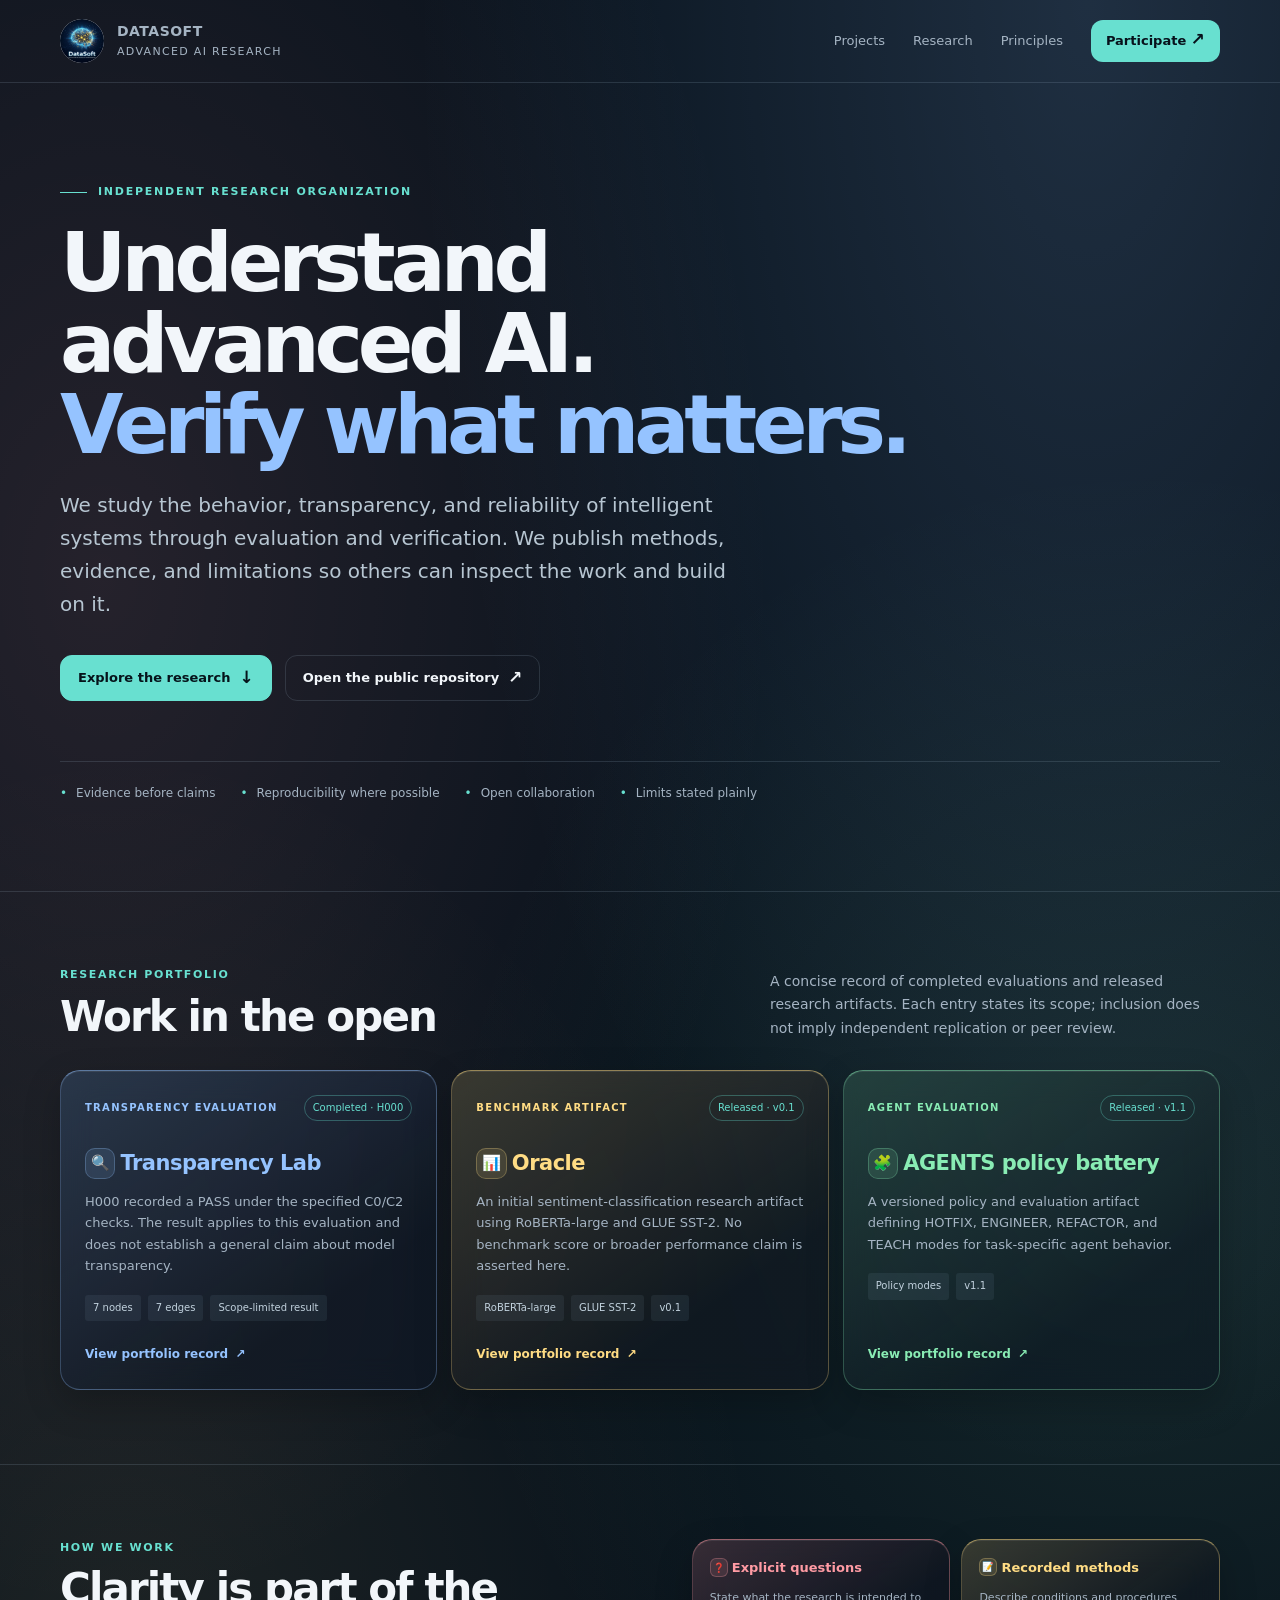
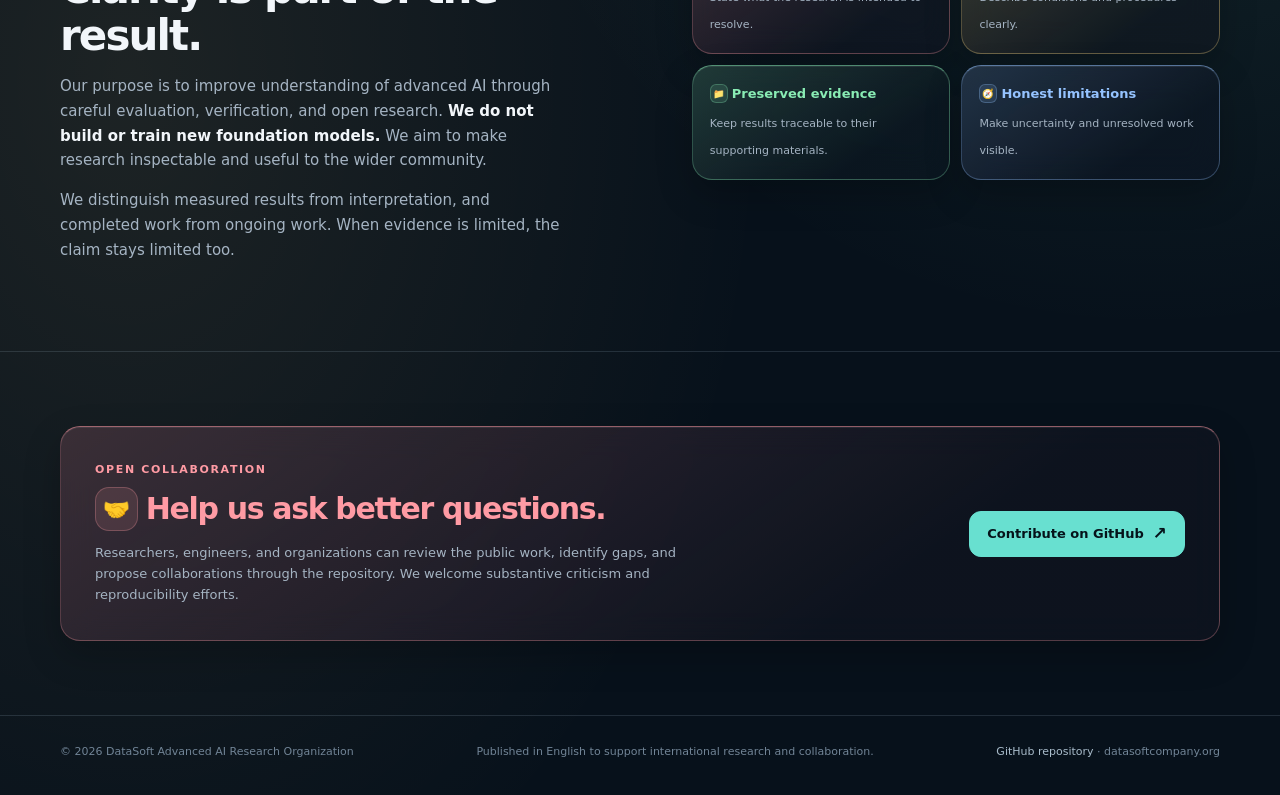
<file: index.html>
<!doctype html>
<html lang="en">
<head>
  <meta charset="utf-8">
  <meta name="viewport" content="width=device-width, initial-scale=1">
  <meta name="theme-color" content="#07111b">
  <meta name="description" content="Independent research, evaluation, and verification across advanced AI. Explore published work, methods, evidence, and open collaboration.">
  <link rel="canonical" href="https://datasoftcompany.org/">
  <title>DataSoft Advanced AI Research</title>
  <style>
    :root {
      color-scheme: dark;
      --ink: #f2f6fa;
      --muted: #a5b4c3;
      --soft: #718496;
      --surface: #0c1b28;
      --surface-2: #102334;
      --line: rgba(183, 207, 226, .15);
      --cyan: #68e0d0;
      --blue: #82baff;
      --bg: #07111b;
      --max: 1160px;
    }
    * { box-sizing: border-box; }
    html { scroll-behavior: smooth; }
    body {
      margin: 0;
      color: var(--ink);
      background:
        radial-gradient(ellipse at 77% 5%, rgba(43, 119, 150, .2), transparent 34rem),
        radial-gradient(ellipse at 5% 26%, rgba(35, 104, 126, .12), transparent 30rem),
        var(--bg);
      font: 16px/1.65 Inter, ui-sans-serif, system-ui, -apple-system, BlinkMacSystemFont, "Segoe UI", sans-serif;
      -webkit-font-smoothing: antialiased;
    }
    a { color: inherit; }
    a:focus-visible { outline: 2px solid var(--cyan); outline-offset: 4px; border-radius: 3px; }
    .wrap { width: min(var(--max), calc(100% - 48px)); margin-inline: auto; }
    .topbar { border-bottom: 1px solid var(--line); }
    .nav { min-height: 82px; display: flex; align-items: center; justify-content: space-between; gap: 28px; }
    .brand { display: inline-flex; align-items: center; gap: 13px; text-decoration: none; }
    .brand img { width: 44px; height: 44px; object-fit: contain; border-radius: 50%; background: #fff; }
    .brand strong { display: block; font-size: 14px; letter-spacing: .035em; }
    .brand span { display: block; color: var(--muted); font-size: 11px; letter-spacing: .12em; text-transform: uppercase; }
    .navlinks { display: flex; align-items: center; gap: 28px; }
    .navlinks a { color: var(--muted); font-size: 13px; text-decoration: none; }
    .navlinks a:hover { color: var(--ink); }
    .navlinks .nav-cta { color: var(--bg); background: var(--cyan); padding: 10px 15px; border-radius: 4px; font-weight: 750; }
    .hero { padding: 100px 0 88px; }
    .eyebrow { display: flex; align-items: center; gap: 11px; color: var(--cyan); font-size: 11px; font-weight: 750; letter-spacing: .16em; text-transform: uppercase; }
    .eyebrow::before { width: 27px; height: 1px; background: currentColor; content: ""; }
    h1 { max-width: 850px; margin: 21px 0 23px; font-size: clamp(46px, 7vw, 82px); font-weight: 560; letter-spacing: -.065em; line-height: .99; }
    h1 em { color: var(--cyan); font-style: normal; }
    .hero-copy { max-width: 690px; color: #b7c6d2; font-size: clamp(17px, 2vw, 20px); line-height: 1.65; }
    .hero-actions { display: flex; flex-wrap: wrap; align-items: center; gap: 13px; margin-top: 34px; }
    .button { display: inline-flex; align-items: center; justify-content: center; gap: 9px; min-height: 46px; padding: 0 17px; border: 1px solid var(--line); border-radius: 4px; color: var(--ink); text-decoration: none; font-size: 13px; font-weight: 700; transition: transform .18s ease, border-color .18s ease; }
    .button:hover { transform: translateY(-2px); border-color: rgba(104, 224, 208, .65); }
    .button.primary { border-color: var(--cyan); background: var(--cyan); color: #05131a; }
    .arrow { font-size: 17px; line-height: 1; }
    .principle { display: flex; flex-wrap: wrap; gap: 12px 25px; margin-top: 60px; padding-top: 22px; border-top: 1px solid var(--line); color: var(--muted); font-size: 12px; }
    .principle span::before { content: "•"; margin-right: 9px; color: var(--cyan); }
    .section { padding: 74px 0; border-top: 1px solid var(--line); }
    .section-head { display: flex; align-items: end; justify-content: space-between; gap: 30px; margin-bottom: 30px; }
    .kicker { color: var(--cyan); font-size: 11px; font-weight: 750; letter-spacing: .15em; text-transform: uppercase; }
    h2 { margin: 8px 0 0; font-size: clamp(29px, 4vw, 42px); font-weight: 560; letter-spacing: -.045em; line-height: 1.12; }
    .section-intro { max-width: 450px; margin: 0; color: var(--muted); font-size: 14px; }
    .work-grid { display: grid; grid-template-columns: repeat(3, 1fr); gap: 14px; }
    .work-card { display: flex; flex-direction: column; min-height: 306px; padding: 24px; border: 1px solid var(--line); border-radius: 6px; background: linear-gradient(145deg, rgba(18, 39, 56, .92), rgba(10, 24, 36, .9)); }
    .card-top { display: flex; align-items: center; justify-content: space-between; gap: 12px; }
    .type { color: var(--blue); font-size: 10px; font-weight: 750; letter-spacing: .13em; text-transform: uppercase; }
    .status { padding: 4px 8px; border: 1px solid rgba(104, 224, 208, .32); border-radius: 100px; color: var(--cyan); font-size: 10px; white-space: nowrap; }
    .work-card h3 { margin: 25px 0 10px; font-size: 21px; font-weight: 600; letter-spacing: -.025em; }
    .work-card p { margin: 0; color: var(--muted); font-size: 13px; }
    .facts { display: flex; flex-wrap: wrap; gap: 7px; margin-top: 18px; }
    .fact { padding: 5px 8px; border-radius: 3px; background: rgba(170, 199, 220, .08); color: #c2d2de; font-size: 10px; }
    .card-link { display: inline-flex; align-items: center; gap: 7px; margin-top: auto; padding-top: 24px; color: var(--cyan); font-size: 12px; font-weight: 700; text-decoration: none; }
    .card-link:hover { text-decoration: underline; }
    .principles-grid { display: grid; grid-template-columns: 1.05fr .95fr; gap: 48px; align-items: start; }
    .principles-copy { max-width: 500px; color: var(--muted); font-size: 15px; }
    .principles-copy strong { color: var(--ink); font-weight: 650; }
    .values { display: grid; grid-template-columns: 1fr 1fr; gap: 11px; }
    .value { padding: 17px; border-left: 2px solid var(--cyan); background: rgba(16, 35, 52, .72); }
    .value strong { display: block; margin-bottom: 5px; font-size: 13px; }
    .value > span { color: var(--muted); font-size: 11px; }
    .participate { display: grid; grid-template-columns: 1fr auto; gap: 35px; align-items: center; padding: 34px; border: 1px solid rgba(104, 224, 208, .26); border-radius: 6px; background: linear-gradient(110deg, rgba(29, 77, 84, .3), rgba(13, 33, 47, .72)); }
    .participate h2 { font-size: 30px; }
    .participate p { max-width: 600px; margin: 11px 0 0; color: var(--muted); font-size: 13px; }
    .footer { padding: 27px 0 34px; border-top: 1px solid var(--line); color: var(--soft); font-size: 11px; }
    .footer-row { display: flex; justify-content: space-between; gap: 24px; }
    .footer a { color: #a9bccb; text-decoration: none; }
    .footer a:hover { color: var(--cyan); }
    @media (max-width: 800px) {
      .navlinks { gap: 17px; }
      .work-grid { grid-template-columns: 1fr 1fr; }
      .work-card:last-child { grid-column: 1 / -1; min-height: 255px; }
      .principles-grid { grid-template-columns: 1fr; gap: 25px; }
    }
    @media (max-width: 580px) {
      .wrap { width: min(var(--max), calc(100% - 34px)); }
      .nav { min-height: 69px; }
      .brand img { width: 37px; height: 37px; }
      .brand strong { font-size: 12px; }
      .brand span { font-size: 9px; }
      .navlinks { gap: 13px; }
      .navlinks a { font-size: 11px; }
      .navlinks a:nth-child(2) { display: none; }
      .navlinks .nav-cta { padding: 8px 10px; }
      .hero { padding: 76px 0 64px; }
      .principle { margin-top: 44px; }
      .section { padding: 57px 0; }
      .section-head { display: block; }
      .section-intro { margin-top: 14px; }
      .work-grid { grid-template-columns: 1fr; }
      .work-card, .work-card:last-child { grid-column: auto; min-height: 260px; }
      .values { grid-template-columns: 1fr; }
      .participate { grid-template-columns: 1fr; padding: 25px; }
      .footer-row { flex-direction: column; gap: 8px; }
    }
    @media (prefers-reduced-motion: reduce) {
      html { scroll-behavior: auto; }
      *, *::before, *::after { transition-duration: .01ms !important; }
    }
  </style>
  <link rel="stylesheet" href="assets/glass.css">
</head>
<body data-theme="research">
  <header class="topbar">
    <div class="wrap nav">
      <a class="brand" href="#top" aria-label="DataSoft Advanced AI Research home">
        <img src="assets/DataSoftOrg_Logo_512_512.jpg" alt="">
        <span><strong>DataSoft</strong><span>Advanced AI Research</span></span>
      </a>
      <nav class="navlinks" aria-label="Main navigation">
        <a href="projects/">Projects</a>
        <a href="#research">Research</a>
        <a href="#principles">Principles</a>
        <a class="nav-cta" href="#participate">Participate <span class="arrow" aria-hidden="true">↗</span></a>
      </nav>
    </div>
  </header>

  <main id="top">
    <section class="hero">
      <div class="wrap">
        <div class="eyebrow">Independent research organization</div>
        <h1>Understand advanced AI.<br><em class="accent" data-tone="blue">Verify what matters.</em></h1>
        <p class="hero-copy">We study the behavior, transparency, and reliability of intelligent systems through evaluation and verification. We publish methods, evidence, and limitations so others can inspect the work and build on it.</p>
        <div class="hero-actions">
          <a class="button primary" href="#research">Explore the research <span class="arrow" aria-hidden="true">↓</span></a>
          <a class="button" href="https://github.com/datasoftcompany-org/Advanced-AI-Research">Open the public repository <span class="arrow" aria-hidden="true">↗</span></a>
        </div>
        <div class="principle" aria-label="Research commitments">
          <span>Evidence before claims</span>
          <span>Reproducibility where possible</span>
          <span>Open collaboration</span>
          <span>Limits stated plainly</span>
        </div>
      </div>
    </section>

    <section class="section" id="research">
      <div class="wrap">
        <div class="section-head">
          <div><div class="kicker">Research portfolio</div><h2>Work in the open</h2></div>
          <p class="section-intro">A concise record of completed evaluations and released research artifacts. Each entry states its scope; inclusion does not imply independent replication or peer review.</p>
        </div>
        <div class="work-grid">
          <article class="work-card glass" data-tone="blue">
            <div class="card-top"><span class="type">Transparency evaluation</span><span class="status">Completed · H000</span></div>
            <h3><span class="emoji" aria-hidden="true">🔍</span>Transparency Lab</h3>
            <p>H000 recorded a PASS under the specified C0/C2 checks. The result applies to this evaluation and does not establish a general claim about model transparency.</p>
            <div class="facts"><span class="fact">7 nodes</span><span class="fact">7 edges</span><span class="fact">Scope-limited result</span></div>
            <a class="card-link" href="https://github.com/datasoftcompany-org/Advanced-AI-Research">View portfolio record <span aria-hidden="true">↗</span></a>
          </article>
          <article class="work-card glass" data-tone="yellow">
            <div class="card-top"><span class="type">Benchmark artifact</span><span class="status">Released · v0.1</span></div>
            <h3><span class="emoji" aria-hidden="true">📊</span>Oracle</h3>
            <p>An initial sentiment-classification research artifact using RoBERTa-large and GLUE SST-2. No benchmark score or broader performance claim is asserted here.</p>
            <div class="facts"><span class="fact">RoBERTa-large</span><span class="fact">GLUE SST-2</span><span class="fact">v0.1</span></div>
            <a class="card-link" href="https://github.com/datasoftcompany-org/Advanced-AI-Research">View portfolio record <span aria-hidden="true">↗</span></a>
          </article>
          <article class="work-card glass" data-tone="green">
            <div class="card-top"><span class="type">Agent evaluation</span><span class="status">Released · v1.1</span></div>
            <h3><span class="emoji" aria-hidden="true">🧩</span>AGENTS policy battery</h3>
            <p>A versioned policy and evaluation artifact defining HOTFIX, ENGINEER, REFACTOR, and TEACH modes for task-specific agent behavior.</p>
            <div class="facts"><span class="fact">Policy modes</span><span class="fact">v1.1</span></div>
            <a class="card-link" href="https://github.com/datasoftcompany-org/Advanced-AI-Research">View portfolio record <span aria-hidden="true">↗</span></a>
          </article>
        </div>
      </div>
    </section>

    <section class="section" id="principles">
      <div class="wrap principles-grid">
        <div>
          <div class="kicker">How we work</div>
          <h2>Clarity is part of the result.</h2>
          <p class="principles-copy">Our purpose is to improve understanding of advanced AI through careful evaluation, verification, and open research. <strong>We do not build or train new foundation models.</strong> We aim to make research inspectable and useful to the wider community.</p>
          <p class="principles-copy">We distinguish measured results from interpretation, and completed work from ongoing work. When evidence is limited, the claim stays limited too.</p>
        </div>
        <div class="values" aria-label="Research principles">
          <div class="value glass" data-tone="red"><strong><span class="emoji" aria-hidden="true">❓</span>Explicit questions</strong><span>State what the research is intended to resolve.</span></div>
          <div class="value glass" data-tone="yellow"><strong><span class="emoji" aria-hidden="true">📝</span>Recorded methods</strong><span>Describe conditions and procedures clearly.</span></div>
          <div class="value glass" data-tone="green"><strong><span class="emoji" aria-hidden="true">📁</span>Preserved evidence</strong><span>Keep results traceable to their supporting materials.</span></div>
          <div class="value glass" data-tone="blue"><strong><span class="emoji" aria-hidden="true">🧭</span>Honest limitations</strong><span>Make uncertainty and unresolved work visible.</span></div>
        </div>
      </div>
    </section>

    <section class="section" id="participate">
      <div class="wrap">
        <div class="participate glass" data-tone="red">
          <div>
            <div class="kicker">Open collaboration</div>
            <h2><span class="emoji" aria-hidden="true">🤝</span>Help us ask better questions.</h2>
            <p>Researchers, engineers, and organizations can review the public work, identify gaps, and propose collaborations through the repository. We welcome substantive criticism and reproducibility efforts.</p>
          </div>
          <a class="button primary" href="https://github.com/datasoftcompany-org/Advanced-AI-Research/issues">Contribute on GitHub <span class="arrow" aria-hidden="true">↗</span></a>
        </div>
      </div>
    </section>
  </main>

  <footer class="footer">
    <div class="wrap footer-row">
      <span>© 2026 DataSoft Advanced AI Research Organization</span>
      <span>Published in English to support international research and collaboration.</span>
      <span><a href="https://github.com/datasoftcompany-org/Advanced-AI-Research">GitHub repository</a> · datasoftcompany.org</span>
    </div>
  </footer>
</body>
</html>
</file>
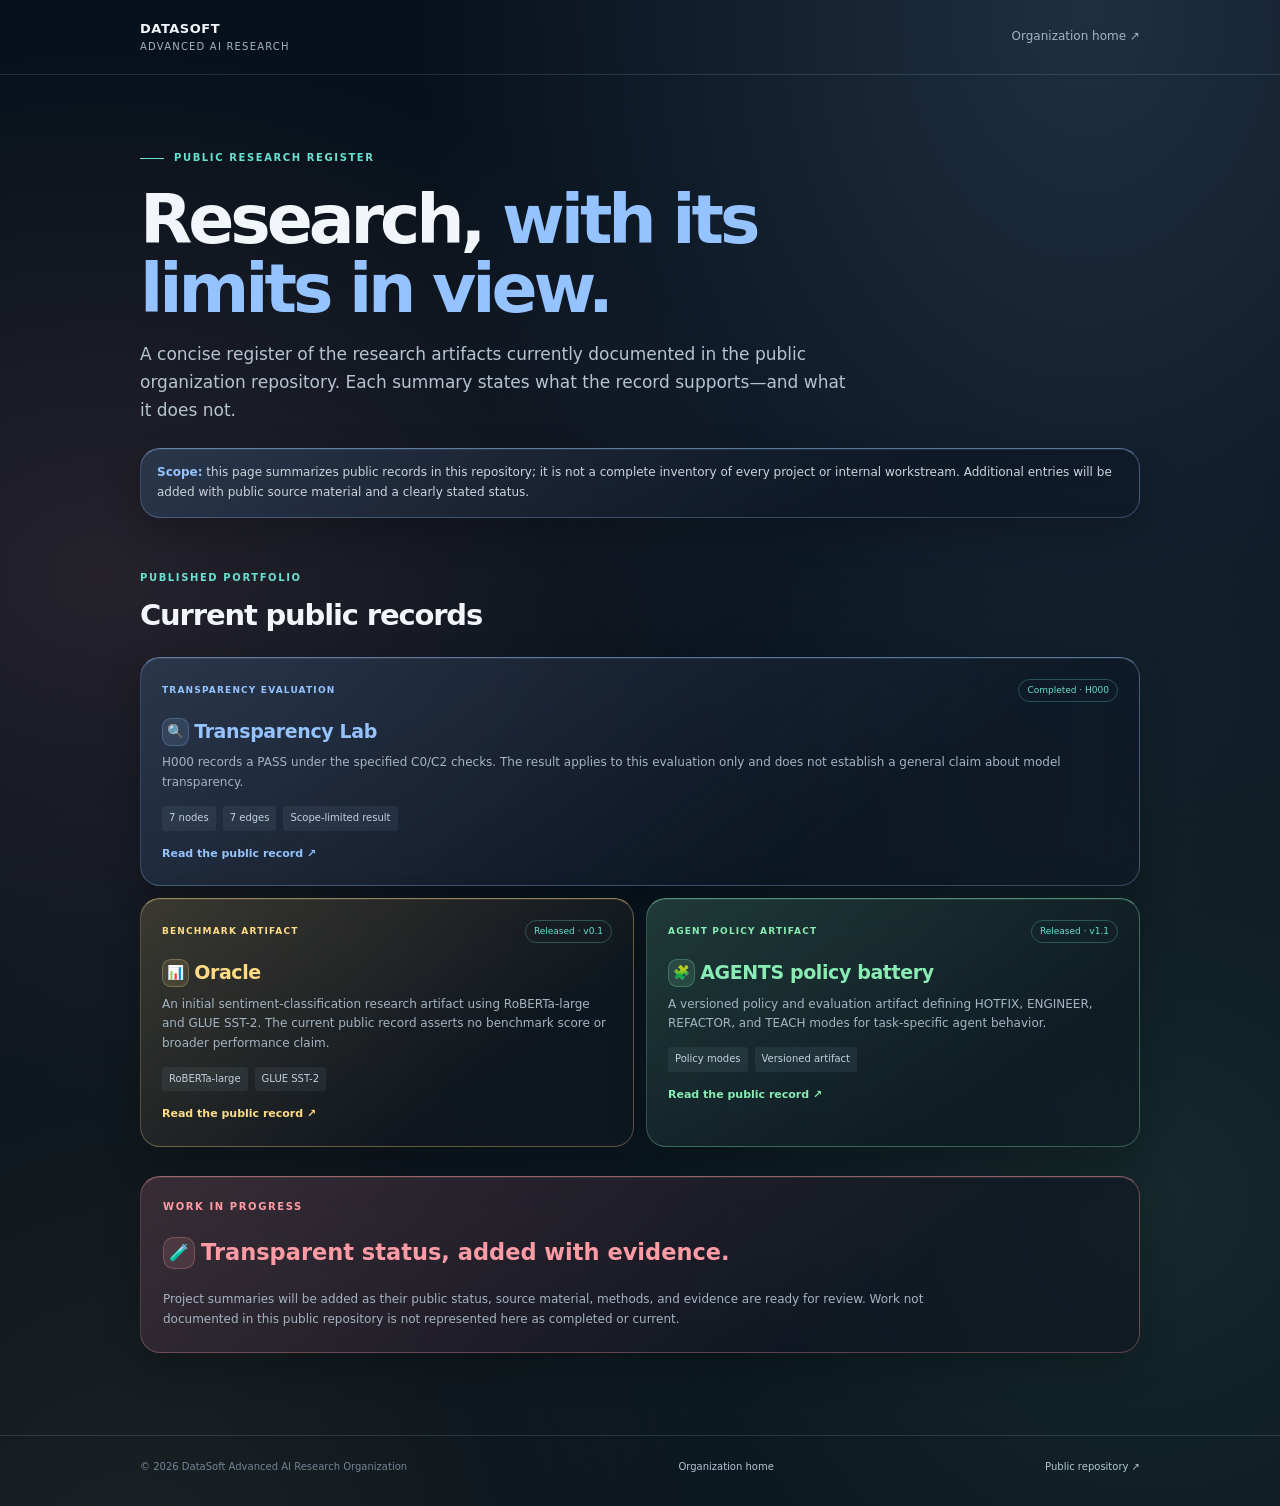
<file: projects/index.html>
<!doctype html>
<html lang="en">
<head>
  <meta charset="utf-8">
  <meta name="viewport" content="width=device-width, initial-scale=1">
  <meta name="theme-color" content="#07111b">
  <meta name="description" content="Public records for DataSoft advanced AI research, with project scope and evidence limits stated clearly.">
  <link rel="canonical" href="https://datasoftcompany.org/projects/">
  <title>Public Research Register | DataSoft Advanced AI Research</title>
  <style>
    :root{color-scheme:dark;--bg:#07111b;--panel:#0c1b28;--ink:#f2f6fa;--muted:#a5b4c3;--soft:#718496;--line:rgba(183,207,226,.15);--cyan:#68e0d0;--blue:#82baff;--max:1000px}
    *{box-sizing:border-box}html{scroll-behavior:smooth}body{margin:0;background:radial-gradient(ellipse at 80% 3%,rgba(43,119,150,.16),transparent 30rem),var(--bg);color:var(--ink);font:15px/1.65 Inter,ui-sans-serif,system-ui,-apple-system,BlinkMacSystemFont,"Segoe UI",sans-serif;-webkit-font-smoothing:antialiased}
    a{color:inherit}a:focus-visible{outline:2px solid var(--cyan);outline-offset:4px}.wrap{width:min(var(--max),calc(100% - 42px));margin-inline:auto}
    header{border-bottom:1px solid var(--line)}.nav{min-height:74px;display:flex;align-items:center;justify-content:space-between;gap:20px}.brand{text-decoration:none;font-size:13px;font-weight:750;letter-spacing:.04em}.brand small{display:block;color:var(--muted);font-size:10px;font-weight:500;letter-spacing:.12em;text-transform:uppercase}.nav a:not(.brand){color:var(--muted);font-size:12px;text-decoration:none}.nav a:hover{color:var(--cyan)}
    main{padding:75px 0 82px}.eyebrow,.kicker{color:var(--cyan);font-size:10px;font-weight:800;letter-spacing:.16em;text-transform:uppercase}.eyebrow{display:flex;align-items:center;gap:10px}.eyebrow:before{width:24px;height:1px;background:currentColor;content:""}
    h1{max-width:790px;margin:18px 0 14px;font-size:clamp(42px,6vw,68px);font-weight:560;letter-spacing:-.06em;line-height:1.02}.lead{max-width:720px;color:#b5c4d0;font-size:17px}.scope{margin-top:24px;padding:14px 16px;border-left:2px solid var(--blue);background:rgba(130,186,255,.07);color:#ccd5dc;font-size:12px}
    section{margin-top:52px}.head{margin-bottom:17px}.head h2{margin:6px 0 0;font-size:29px;font-weight:580;letter-spacing:-.04em}.cards{display:grid;grid-template-columns:repeat(2,minmax(0,1fr));gap:12px}.card{padding:21px;border:1px solid var(--line);border-radius:5px;background:linear-gradient(145deg,rgba(16,35,52,.95),rgba(10,24,36,.9))}.card:first-child{grid-column:1/-1}
    .meta{display:flex;align-items:center;justify-content:space-between;gap:12px}.type{color:var(--blue);font-size:9px;font-weight:800;letter-spacing:.13em;text-transform:uppercase}.status{padding:3px 8px;border:1px solid rgba(104,224,208,.28);border-radius:99px;color:var(--cyan);font-size:9px;white-space:nowrap}
    h3{margin:14px 0 6px;font-size:19px;font-weight:640;letter-spacing:-.02em}.card p{margin:0;color:var(--muted);font-size:12px}.facts{display:flex;flex-wrap:wrap;gap:7px;margin-top:13px}.facts span{padding:4px 7px;border-radius:3px;background:rgba(170,199,220,.08);color:#c2d2de;font-size:10px}.link{display:inline-block;margin-top:14px;color:var(--cyan);font-size:11px;font-weight:700;text-decoration:none}.link:hover{text-decoration:underline}
    .ongoing{margin-top:29px;padding:22px;border:1px solid var(--line);background:rgba(12,27,40,.7)}.ongoing p{max-width:800px;margin:8px 0 0;color:var(--muted);font-size:12px}
    footer{padding:23px 0 31px;border-top:1px solid var(--line);color:var(--soft);font-size:10px}.foot{display:flex;justify-content:space-between;gap:20px}.foot a{color:#b6c7d2;text-decoration:none}
    @media(max-width:650px){.cards{grid-template-columns:1fr}.card:first-child{grid-column:auto}.foot{flex-direction:column;gap:7px}.nav{min-height:68px}}
    @media (prefers-reduced-motion: reduce) { html { scroll-behavior: auto; } }
  </style>
  <link rel="stylesheet" href="../assets/glass.css">
</head>
<body data-theme="register">
  <header><div class="wrap nav"><a class="brand" href="../">DATASOFT<small>Advanced AI Research</small></a><a href="../">Organization home ↗</a></div></header>
  <main class="wrap">
    <div class="eyebrow">Public research register</div>
    <h1>Research, <span class="accent" data-tone="blue">with its limits in view.</span></h1>
    <p class="lead">A concise register of the research artifacts currently documented in the public organization repository. Each summary states what the record supports—and what it does not.</p>
    <div class="scope glass" data-tone="blue"><strong>Scope:</strong> this page summarizes public records in this repository; it is not a complete inventory of every project or internal workstream. Additional entries will be added with public source material and a clearly stated status.</div>

    <section>
      <div class="head"><div class="kicker">Published portfolio</div><h2>Current public records</h2></div>
      <div class="cards">
        <article class="card glass" data-tone="blue">
          <div class="meta"><span class="type">Transparency evaluation</span><span class="status">Completed · H000</span></div>
          <h3><span class="emoji" aria-hidden="true">🔍</span>Transparency Lab</h3>
          <p>H000 records a PASS under the specified C0/C2 checks. The result applies to this evaluation only and does not establish a general claim about model transparency.</p>
          <div class="facts"><span>7 nodes</span><span>7 edges</span><span>Scope-limited result</span></div>
          <a class="link" href="https://github.com/datasoftcompany-org/Advanced-AI-Research#completed-research">Read the public record ↗</a>
        </article>
        <article class="card glass" data-tone="yellow">
          <div class="meta"><span class="type">Benchmark artifact</span><span class="status">Released · v0.1</span></div>
          <h3><span class="emoji" aria-hidden="true">📊</span>Oracle</h3>
          <p>An initial sentiment-classification research artifact using RoBERTa-large and GLUE SST-2. The current public record asserts no benchmark score or broader performance claim.</p>
          <div class="facts"><span>RoBERTa-large</span><span>GLUE SST-2</span></div>
          <a class="link" href="https://github.com/datasoftcompany-org/Advanced-AI-Research#released-research-artifacts">Read the public record ↗</a>
        </article>
        <article class="card glass" data-tone="green">
          <div class="meta"><span class="type">Agent policy artifact</span><span class="status">Released · v1.1</span></div>
          <h3><span class="emoji" aria-hidden="true">🧩</span>AGENTS policy battery</h3>
          <p>A versioned policy and evaluation artifact defining HOTFIX, ENGINEER, REFACTOR, and TEACH modes for task-specific agent behavior.</p>
          <div class="facts"><span>Policy modes</span><span>Versioned artifact</span></div>
          <a class="link" href="https://github.com/datasoftcompany-org/Advanced-AI-Research#released-research-artifacts">Read the public record ↗</a>
        </article>
      </div>
    </section>

    <div class="ongoing glass" data-tone="red">
      <div class="kicker">Work in progress</div>
      <h2><span class="emoji" aria-hidden="true">🧪</span>Transparent status, added with evidence.</h2>
      <p>Project summaries will be added as their public status, source material, methods, and evidence are ready for review. Work not documented in this public repository is not represented here as completed or current.</p>
    </div>
  </main>
  <footer><div class="wrap foot"><span>© 2026 DataSoft Advanced AI Research Organization</span><a href="../">Organization home</a><a href="https://github.com/datasoftcompany-org/Advanced-AI-Research">Public repository ↗</a></div></footer>
</body>
</html>
</file>
<file: assets/glass.css>
:root {
  --glass-red: 255, 155, 164;
  --glass-yellow: 255, 220, 132;
  --glass-green: 137, 236, 180;
  --glass-blue: 149, 195, 255;
}

body[data-theme] {
  background:
    radial-gradient(ellipse at 85% 0, rgba(var(--glass-blue), .17), transparent 42rem),
    radial-gradient(ellipse at 8% 36rem, rgba(var(--glass-red), .12), transparent 42rem),
    radial-gradient(ellipse at 90% 75rem, rgba(var(--glass-green), .11), transparent 44rem),
    radial-gradient(ellipse at 10% 105rem, rgba(var(--glass-yellow), .09), transparent 40rem),
    var(--bg);
}

[data-tone="red"] { --glass-color: var(--glass-red); }
[data-tone="yellow"] { --glass-color: var(--glass-yellow); }
[data-tone="green"] { --glass-color: var(--glass-green); }
[data-tone="blue"] { --glass-color: var(--glass-blue); }

.glass {
  border: 1px solid rgba(var(--glass-color), .29);
  border-top-color: rgba(var(--glass-color), .55);
  border-radius: 20px;
  background:
    linear-gradient(145deg, rgba(var(--glass-color), .19), rgba(var(--glass-color), .025) 72%),
    rgba(9, 16, 28, .55);
  box-shadow: inset 0 1px 0 rgba(255, 255, 255, .08), 0 14px 36px rgba(0, 0, 0, .22);
  -webkit-backdrop-filter: blur(16px);
  backdrop-filter: blur(16px);
}

.glass :is(h2, h3, .type, .topic, .card-link, .link, .kicker, strong:first-child) {
  color: rgb(var(--glass-color));
}

body[data-theme] .accent { color: rgb(var(--glass-color)); }

.emoji {
  display: inline-grid;
  place-items: center;
  width: 2em;
  height: 2em;
  margin-inline-end: .35em;
  border: 1px solid rgba(var(--glass-color, var(--glass-blue)), .27);
  border-radius: .65em;
  background: rgba(var(--glass-color, var(--glass-blue)), .12);
  font-size: .72em;
  line-height: 1;
  vertical-align: .14em;
  letter-spacing: normal;
}

body[data-theme] :is(.button, .nav-cta, .pill) { border-radius: 12px; }
.glass :is(.card-top, .meta) { flex-wrap: wrap; }
.glass .topic { font-size: 11px; font-weight: 800; letter-spacing: .13em; }

@media (max-width: 580px) {
  body[data-theme] .nav { flex-wrap: wrap; gap: 8px 16px; padding-block: 12px; }
  body[data-theme] .navlinks { flex-wrap: wrap; }
  body[data-theme] .navlinks a:nth-child(n) { display: inline-flex; }
}
</file>
